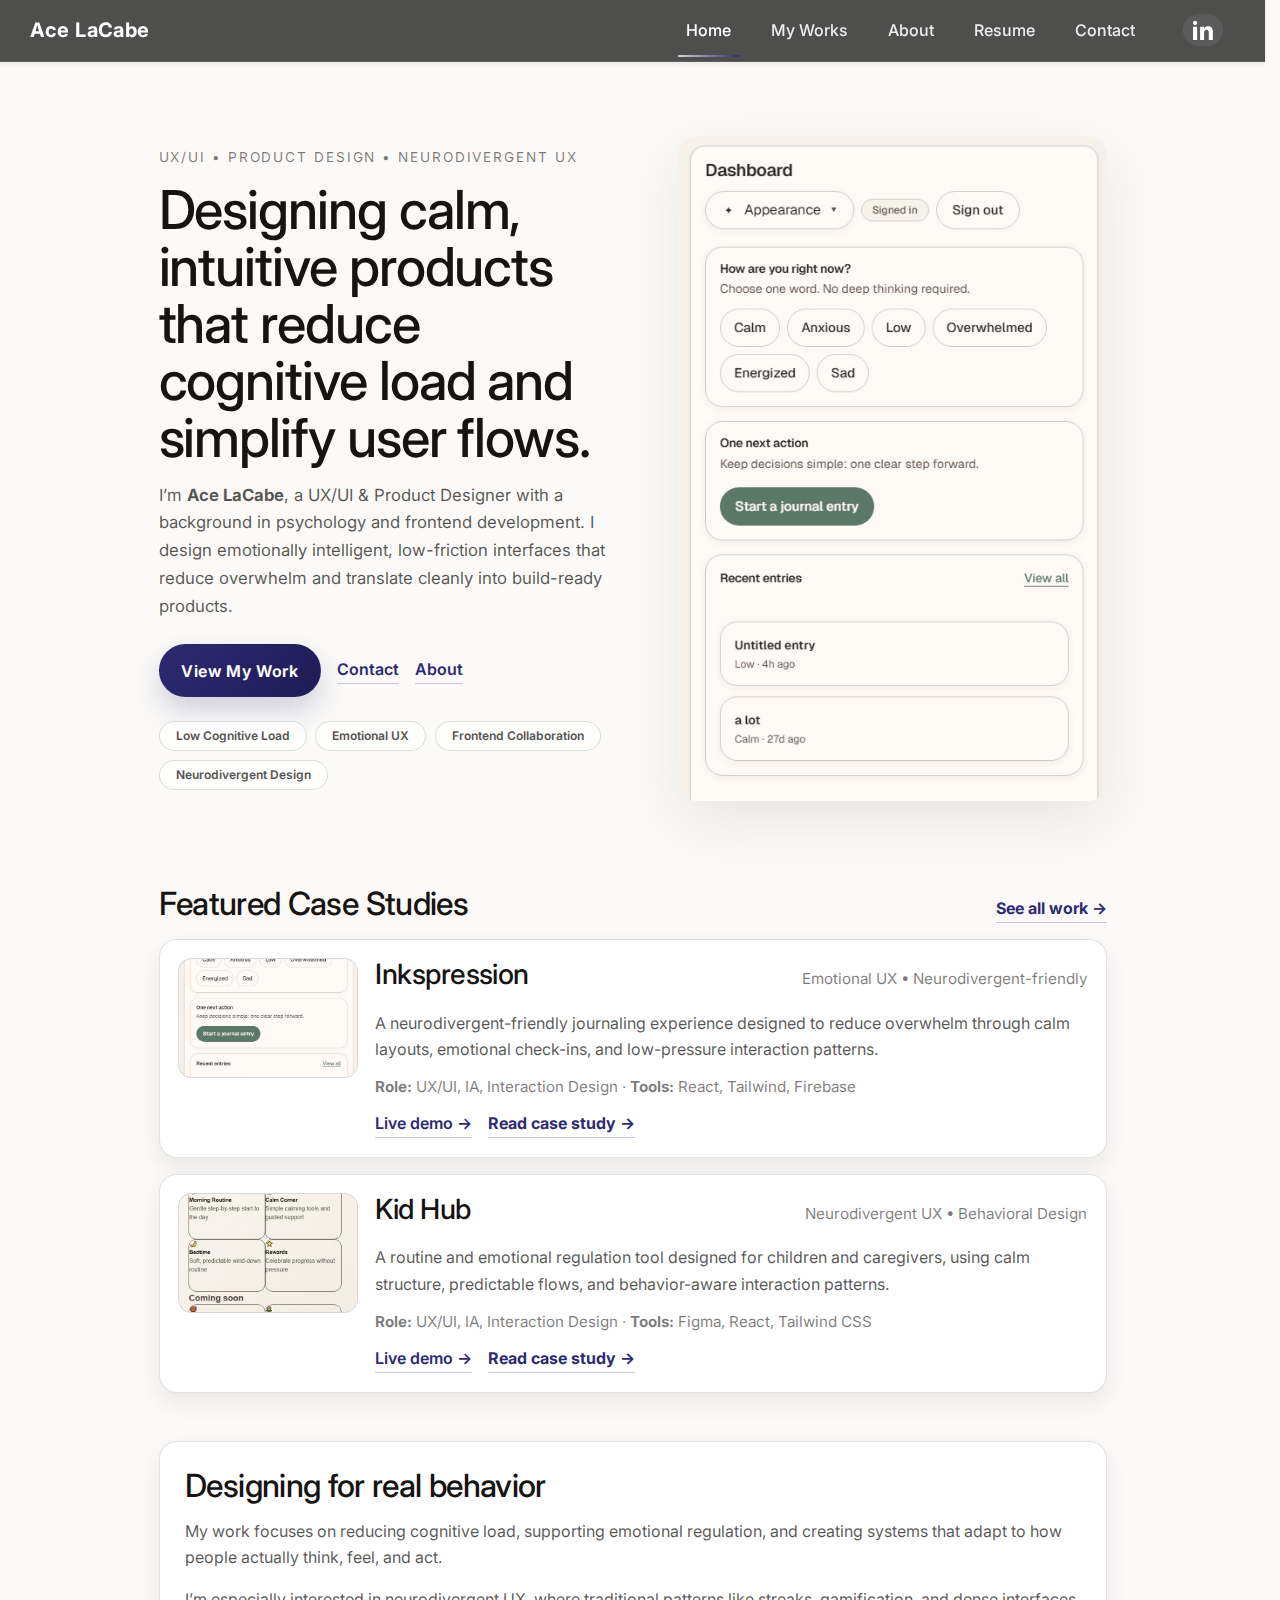
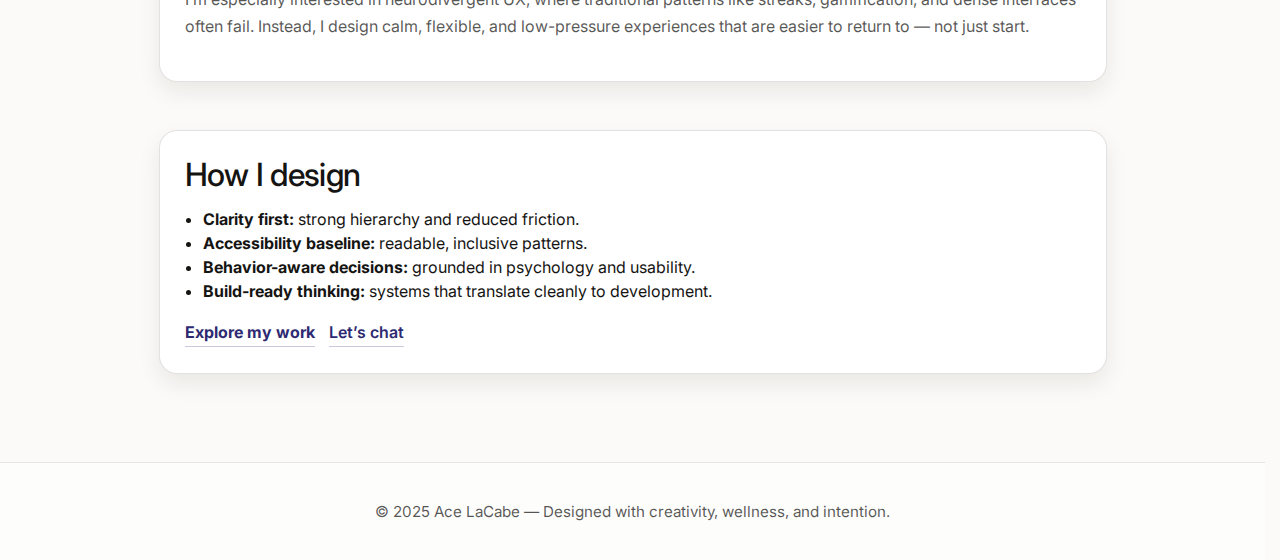
<file: index.html>
<!-- index.html -->
<!DOCTYPE html>
<html lang="en">
<head>
  <meta charset="UTF-8" />
  <meta name="viewport" content="width=device-width, initial-scale=1.0" />

  <title>Ace LaCabe | UX/UI & Product Designer</title>

  <meta
    name="description"
    content="Ace LaCabe is a UX/UI and Product Designer focused on emotionally intelligent, neurodivergent-friendly digital experiences that reduce overwhelm and support real human behavior."
  />

  <meta
    name="keywords"
    content="UX Designer, UI Designer, Product Designer, Neurodivergent UX, Emotional UX, Accessibility, Portfolio, Ace LaCabe"
  />

  <!-- Bootstrap -->
  <link
    href="https://cdn.jsdelivr.net/npm/bootstrap@5.3.2/dist/css/bootstrap.min.css"
    rel="stylesheet"
    crossorigin="anonymous"
  />

  <!-- Site CSS -->
  <link rel="stylesheet" href="css/style.css" />
</head>

<body>
  <!-- NAVBAR -->
  <div id="navbar-placeholder"></div>

  <!-- HERO -->
 <!-- HERO -->
<header class="hero" role="banner">
  <div class="container-narrow hero-grid">
    
    <!-- LEFT: TEXT -->
    <div>
      <p class="hero-eyebrow">UX/UI • Product Design • Neurodivergent UX</p>

      <h1 class="hero-title">
        Designing calm, intuitive products that reduce cognitive load and simplify user flows.
      </h1>

      <p class="hero-subtitle">
        I’m <strong>Ace LaCabe</strong>, a UX/UI &amp; Product Designer with a background in psychology and frontend development.
        I design emotionally intelligent, low-friction interfaces that reduce overwhelm and translate cleanly into build-ready products.
      </p>

      <div class="hero-actions">
        <a class="hero-cta" href="content.html">View My Work</a>
        <a class="text-link" href="contact.html">Contact</a>
        <a class="text-link" href="about.html">About</a>
      </div>

      <div class="hero-chips mt-4" aria-label="Core skills">
        <span class="badge rounded-pill text-bg-light px-3 py-2">Low Cognitive Load</span>
        <span class="badge rounded-pill text-bg-light px-3 py-2">Emotional UX</span>
        <span class="badge rounded-pill text-bg-light px-3 py-2">Frontend Collaboration</span>
        <span class="badge rounded-pill text-bg-light px-3 py-2">Neurodivergent Design</span>
      </div>
    </div>

    <!-- RIGHT: IMAGE -->
    <div class="hero-image-wrapper">
      <img
        src="images/inkspression/dash.jpg"
        alt="Inkspression dashboard showing a simplified journaling interface with emotional check-in and a clear next action"
        class="hero-image"
      />
    </div>

  </div>
</header>

  <!-- FEATURED WORK -->
  <section class="container-narrow py-5" aria-label="Featured work">
    <div class="section-header">
      <h2 class="section-title">Featured Case Studies</h2>
      <a href="content.html" class="section-link">See all work →</a>
    </div>

    <div class="featured-list">
      <!-- Inkspression -->
      <article class="featured-item">
        <div class="featured-thumb">
          <img
            src="images/inkspression/dash.jpg"
            alt="Inkspression dashboard preview"
            loading="lazy"
          />
        </div>

        <div>
          <div class="featured-meta">
            <h3>Inkspression</h3>
            <span class="featured-tagline">Emotional UX • Neurodivergent-friendly</span>
          </div>

          <p class="featured-desc">
            A neurodivergent-friendly journaling experience designed to reduce overwhelm through calm layouts,
            emotional check-ins, and low-pressure interaction patterns.
          </p>

          <p class="featured-role">
            <strong>Role:</strong> UX/UI, IA, Interaction Design ·
            <strong>Tools:</strong> React, Tailwind, Firebase
          </p>

          <div class="d-flex flex-wrap gap-3 mt-2">
            <a
              href="https://inkspresson.vercel.app/app"
              target="_blank"
              rel="noopener noreferrer"
              class="text-link"
            >
              Live demo →
            </a>
            <a href="content.html" class="text-link text-link--bold">
              Read case study →
            </a>
          </div>
        </div>
      </article>

      <!-- Kids Hub -->
      <article class="featured-item">
        <div class="featured-thumb">
          <img
            src="images/kidshub/home.jpg"
            alt="Kids Hub routine and emotional regulation interface preview"
            loading="lazy"
          />
        </div>

        <div>
          <div class="featured-meta">
            <h3>Kid Hub</h3>
            <span class="featured-tagline">Neurodivergent UX • Behavioral Design</span>
          </div>

          <p class="featured-desc">
            A routine and emotional regulation tool designed for children and caregivers,
            using calm structure, predictable flows, and behavior-aware interaction patterns.
          </p>

          <p class="featured-role">
            <strong>Role:</strong> UX/UI, IA, Interaction Design ·
            <strong>Tools:</strong> Figma, React, Tailwind CSS
          </p>

          <div class="d-flex flex-wrap gap-3 mt-2">
            <a
              href="https://kidhub.vercel.app/"
              target="_blank"
              rel="noopener noreferrer"
              class="text-link"
            >
              Live demo →
            </a>
            <a href="content.html" class="text-link text-link--bold">
              Read case study →
            </a>
          </div>
        </div>
      </article>
    </div>
  </section>

  <!-- DESIGN PHILOSOPHY -->
  <section class="container-narrow pb-5" aria-label="Design philosophy">
    <div class="homepage-strategy">
      <h2>Designing for real behavior</h2>

      <p>
        My work focuses on reducing cognitive load, supporting emotional regulation,
        and creating systems that adapt to how people actually think, feel, and act.
      </p>

      <p>
        I’m especially interested in neurodivergent UX, where traditional patterns like streaks,
        gamification, and dense interfaces often fail. Instead, I design calm, flexible,
        and low-pressure experiences that are easier to return to — not just start.
      </p>
    </div>
  </section>

  <!-- HOW I DESIGN -->
  <section class="container-narrow pb-5" aria-label="How I work">
    <div class="homepage-strategy">
      <h2>How I design</h2>

      <ul>
        <li><strong>Clarity first:</strong> strong hierarchy and reduced friction.</li>
        <li><strong>Accessibility baseline:</strong> readable, inclusive patterns.</li>
        <li><strong>Behavior-aware decisions:</strong> grounded in psychology and usability.</li>
        <li><strong>Build-ready thinking:</strong> systems that translate cleanly to development.</li>
      </ul>

      <div class="homepage-actions">
        <a class="text-link text-link--bold" href="content.html">Explore my work</a>
        <a class="text-link" href="contact.html">Let’s chat</a>
      </div>
    </div>
  </section>

  <!-- FOOTER -->
  <div id="footer-placeholder"></div>

  <!-- SCRIPTS -->
  <script src="https://cdn.jsdelivr.net/npm/bootstrap@5.3.2/dist/js/bootstrap.bundle.min.js"></script>
  <script src="script.js"></script>
</body>
</html>
</file>
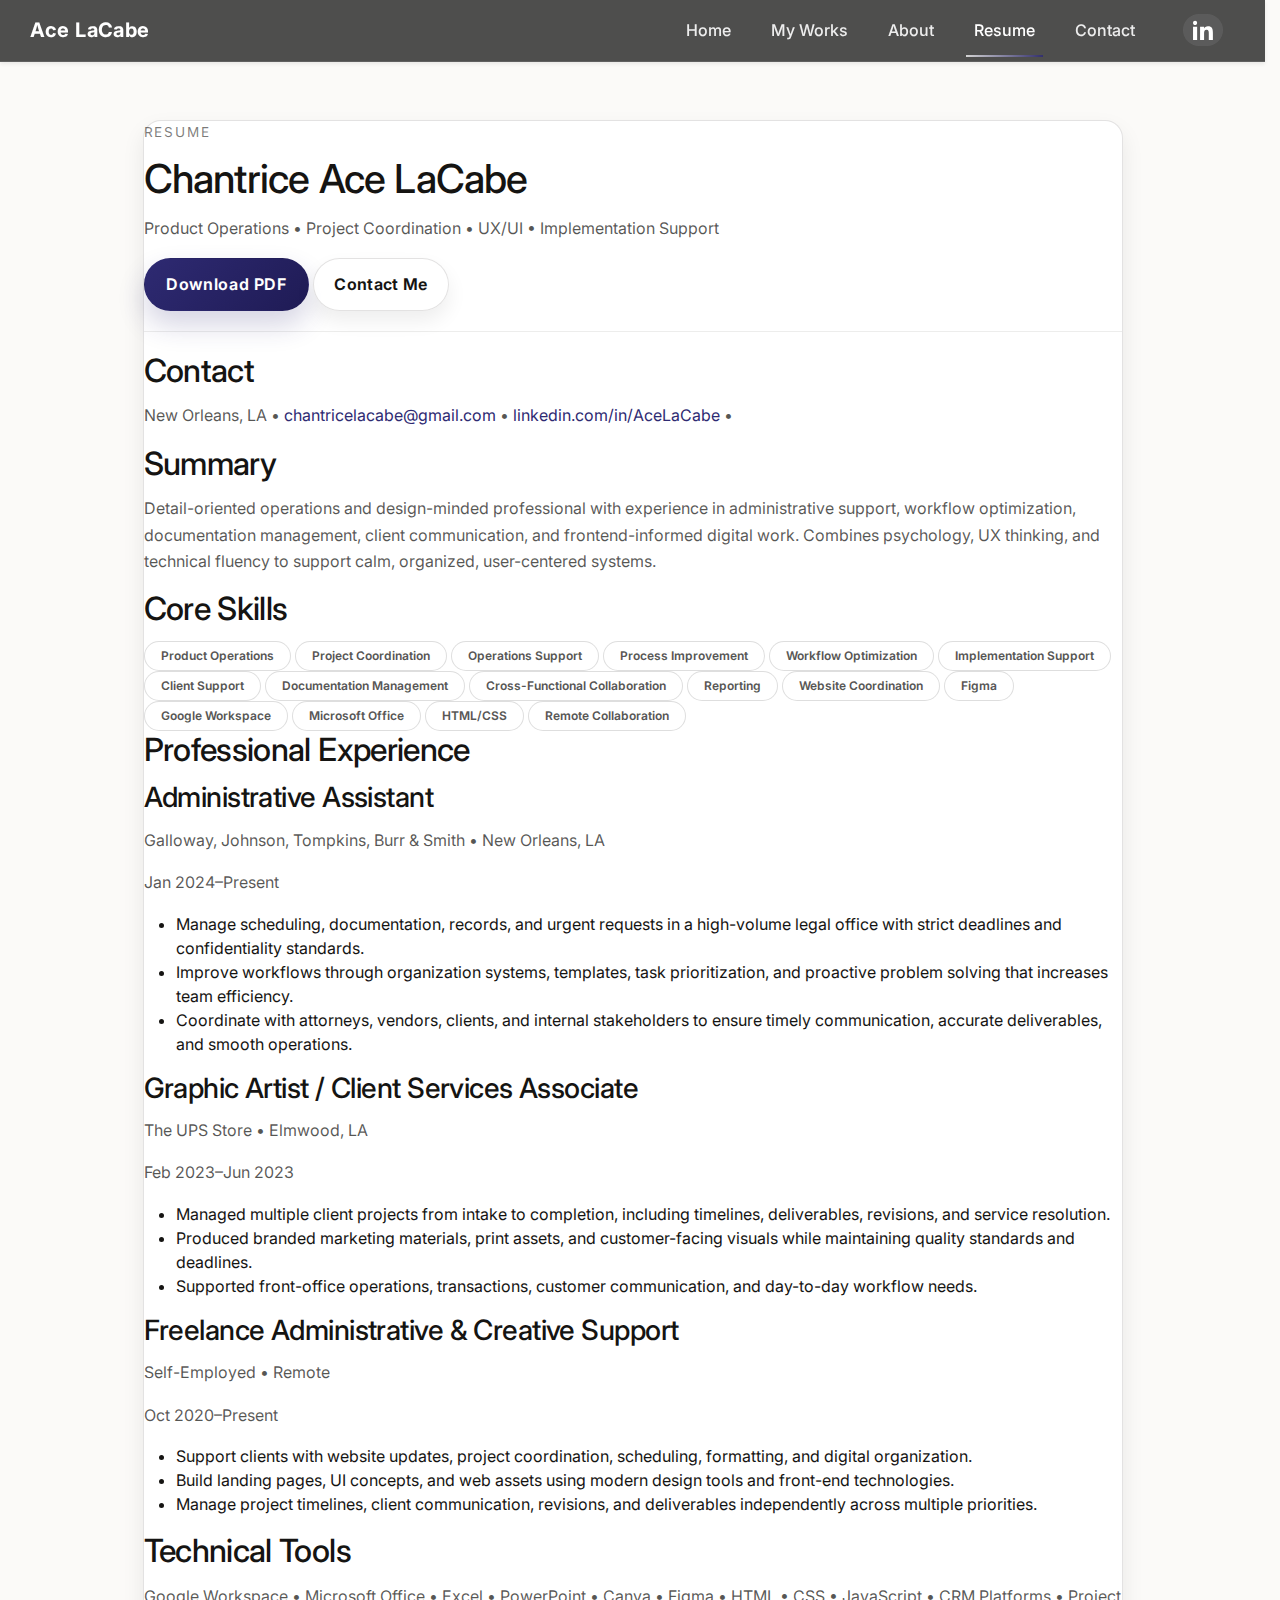
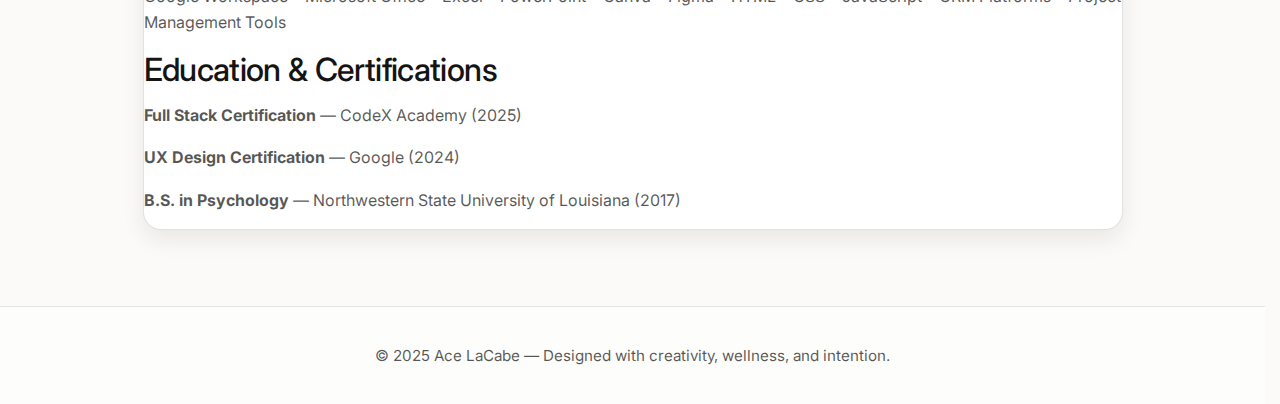
<file: resume.html>
<!DOCTYPE html>
<html lang="en">
<head>
  <meta charset="UTF-8" />
  <meta name="viewport" content="width=device-width, initial-scale=1.0" />

  <title>Resume | Chantrice Ace LaCabe</title>

  <meta
    name="description"
    content="Resume of Chantrice Ace LaCabe, a UX/UI and product designer with experience in administrative support, operations coordination, implementation support, and frontend collaboration."
  />

  <link
    href="https://cdn.jsdelivr.net/npm/bootstrap@5.3.2/dist/css/bootstrap.min.css"
    rel="stylesheet"
    crossorigin="anonymous"
  />

  <link rel="stylesheet" href="css/style.css" />
</head>
<body>
  <div id="navbar-placeholder"></div>

  <main class="resume-page">
    <section class="container-narrow section-tight">
      <div class="resume-shell card-surface">
        <div class="resume-topbar">
          <div>
            <p class="hero-eyebrow">Resume</p>
            <h1 class="resume-name">Chantrice Ace LaCabe</h1>
            <p class="resume-subhead">
              Product Operations • Project Coordination • UX/UI • Implementation Support
            </p>
          </div>

          <div class="resume-topbar-actions">
            <a class="hero-cta" href="assets/Chantrice_Ace_LaCabe_Resume.pdf" target="_blank" rel="noopener noreferrer">
              Download PDF
            </a>
            <a class="secondary-cta" href="contact.html">
              Contact Me
            </a>
          </div>
        </div>

        <div class="divider"></div>

        <section class="resume-section">
          <h2 class="resume-section-title">Contact</h2>
          <p class="resume-contact">
            New Orleans, LA •
            <a href="mailto:chantricelacabe@gmail.com">chantricelacabe@gmail.com</a> •
            <a href="https://linkedin.com/in/AceLaCabe" target="_blank" rel="noopener noreferrer">linkedin.com/in/AceLaCabe</a> •
          </p>
        </section>

        <section class="resume-section">
          <h2 class="resume-section-title">Summary</h2>
          <p>
            Detail-oriented operations and design-minded professional with experience in administrative support,
            workflow optimization, documentation management, client communication, and frontend-informed digital work.
            Combines psychology, UX thinking, and technical fluency to support calm, organized, user-centered systems.
          </p>
        </section>

        <section class="resume-section">
          <h2 class="resume-section-title">Core Skills</h2>
          <div class="resume-chip-list">
            <span class="badge rounded-pill text-bg-light px-3 py-2">Product Operations</span>
            <span class="badge rounded-pill text-bg-light px-3 py-2">Project Coordination</span>
            <span class="badge rounded-pill text-bg-light px-3 py-2">Operations Support</span>
            <span class="badge rounded-pill text-bg-light px-3 py-2">Process Improvement</span>
            <span class="badge rounded-pill text-bg-light px-3 py-2">Workflow Optimization</span>
            <span class="badge rounded-pill text-bg-light px-3 py-2">Implementation Support</span>
            <span class="badge rounded-pill text-bg-light px-3 py-2">Client Support</span>
            <span class="badge rounded-pill text-bg-light px-3 py-2">Documentation Management</span>
            <span class="badge rounded-pill text-bg-light px-3 py-2">Cross-Functional Collaboration</span>
            <span class="badge rounded-pill text-bg-light px-3 py-2">Reporting</span>
            <span class="badge rounded-pill text-bg-light px-3 py-2">Website Coordination</span>
            <span class="badge rounded-pill text-bg-light px-3 py-2">Figma</span>
            <span class="badge rounded-pill text-bg-light px-3 py-2">Google Workspace</span>
            <span class="badge rounded-pill text-bg-light px-3 py-2">Microsoft Office</span>
            <span class="badge rounded-pill text-bg-light px-3 py-2">HTML/CSS</span>
            <span class="badge rounded-pill text-bg-light px-3 py-2">Remote Collaboration</span>
          </div>
        </section>

        <section class="resume-section">
          <h2 class="resume-section-title">Professional Experience</h2>

          <article class="resume-item">
            <div class="resume-item-head">
              <div>
                <h3>Administrative Assistant</h3>
                <p class="resume-meta">Galloway, Johnson, Tompkins, Burr & Smith • New Orleans, LA</p>
              </div>
              <p class="resume-date">Jan 2024–Present</p>
            </div>

            <ul class="resume-list">
              <li>Manage scheduling, documentation, records, and urgent requests in a high-volume legal office with strict deadlines and confidentiality standards.</li>
              <li>Improve workflows through organization systems, templates, task prioritization, and proactive problem solving that increases team efficiency.</li>
              <li>Coordinate with attorneys, vendors, clients, and internal stakeholders to ensure timely communication, accurate deliverables, and smooth operations.</li>
            </ul>
          </article>

          <article class="resume-item">
            <div class="resume-item-head">
              <div>
                <h3>Graphic Artist / Client Services Associate</h3>
                <p class="resume-meta">The UPS Store • Elmwood, LA</p>
              </div>
              <p class="resume-date">Feb 2023–Jun 2023</p>
            </div>

            <ul class="resume-list">
              <li>Managed multiple client projects from intake to completion, including timelines, deliverables, revisions, and service resolution.</li>
              <li>Produced branded marketing materials, print assets, and customer-facing visuals while maintaining quality standards and deadlines.</li>
              <li>Supported front-office operations, transactions, customer communication, and day-to-day workflow needs.</li>
            </ul>
          </article>

          <article class="resume-item">
            <div class="resume-item-head">
              <div>
                <h3>Freelance Administrative &amp; Creative Support</h3>
                <p class="resume-meta">Self-Employed • Remote</p>
              </div>
              <p class="resume-date">Oct 2020–Present</p>
            </div>

            <ul class="resume-list">
              <li>Support clients with website updates, project coordination, scheduling, formatting, and digital organization.</li>
              <li>Build landing pages, UI concepts, and web assets using modern design tools and front-end technologies.</li>
              <li>Manage project timelines, client communication, revisions, and deliverables independently across multiple priorities.</li>
            </ul>
          </article>
        </section>

        <section class="resume-grid-2">
          <div class="resume-section">
            <h2 class="resume-section-title">Technical Tools</h2>
            <p>
              Google Workspace • Microsoft Office • Excel • PowerPoint • Canva • Figma • HTML • CSS • JavaScript • CRM Platforms • Project Management Tools
            </p>
          </div>

          <div class="resume-section">
            <h2 class="resume-section-title">Education &amp; Certifications</h2>
            <p><strong>Full Stack Certification</strong> — CodeX Academy (2025)</p>
            <p><strong>UX Design Certification</strong> — Google (2024)</p>
            <p><strong>B.S. in Psychology</strong> — Northwestern State University of Louisiana (2017)</p>
          </div>
        </section>
      </div>
    </section>
  </main>

  <div id="footer-placeholder"></div>

  <script src="https://cdn.jsdelivr.net/npm/bootstrap@5.3.2/dist/js/bootstrap.bundle.min.js"></script>
  <script src="script.js"></script>
</body>
</html>
</file>
<file: css/style.css>
/* ==========================================================
   GLOBAL STYLES
========================================================== */

/* Fonts */
@import url("https://fonts.googleapis.com/css2?family=Inter:wght@300;400;500;600;700&family=Caveat:wght@500;600&display=swap");

:root {
  /* Typography */
  --font-body: "Inter", sans-serif;
  --font-display: "Inter", sans-serif;
  --font-script: "Caveat", cursive;

  /* Palette */
  --bg: #fbfaf8;                 /* soft off-white */
  --surface: #ffffff;            /* true white */
  --surface-2: #f6f3ee;          /* warm subtle surface */
  --ink: #151412;                /* crisp near-black */
  --ink-2: rgba(21, 20, 18, 0.72);
  --ink-3: rgba(21, 20, 18, 0.56);

  /* Aliases used in markup/older sections */
  --text-muted: rgba(21, 20, 18, 0.56);
  --ink-soft: rgba(21, 20, 18, 0.72);

  /* Accent */
  --accent: #2e2a72;             /* indigo */
  --accent-2: #1f1b55;           /* deeper indigo */
  --accent-dark: #1f1b55;

  /* Borders + shadows */
  --border: rgba(21, 20, 18, 0.12);
  --border-2: rgba(21, 20, 18, 0.18);
  --shadow-soft: 0 10px 22px rgba(21, 20, 18, 0.08);
  --shadow-med: 0 18px 42px rgba(21, 20, 18, 0.12);

  /* Radius */
  --radius-lg: 18px;
  --radius-md: 14px;
  --radius-sm: 10px;

  /* Focus */
  --focus-ring: 3px solid rgba(46, 42, 114, 0.40);
}

/* ==========================================================
   RESET + BASE
========================================================== */
*,
*::before,
*::after {
  box-sizing: border-box;
}

html {
  scrollbar-gutter: stable;
}

body {
  margin: 0;
  font-family: var(--font-body);
  color: var(--ink);
  background: var(--bg);
  overflow-x: hidden;
  padding-top: 84px;
  -webkit-font-smoothing: antialiased;
  -moz-osx-font-smoothing: grayscale;
}

img {
  max-width: 100%;
  display: block;
}

a {
  color: var(--accent);
  text-decoration: none;
}

a:hover {
  color: var(--accent-2);
}

:focus-visible {
  outline: var(--focus-ring);
  outline-offset: 3px;
}

/* ==========================================================
   TYPOGRAPHY
========================================================== */
h1, h2, h3, h4 {
  font-family: var(--font-display);
  letter-spacing: -0.02em;
  color: var(--ink);
  margin: 0 0 0.75rem 0;
}

p {
  color: var(--ink-2);
  line-height: 1.65;
  margin: 0 0 1rem 0;
}

.small-muted {
  color: var(--ink-3);
  font-size: 0.95rem;
}

.signature {
  font-family: var(--font-script);
  color: var(--accent);
  letter-spacing: 0.01em;
}

/* ==========================================================
   UTILITIES
========================================================== */
.container-narrow {
  max-width: 980px;
  margin: 0 auto;
  padding: 0 1rem;
}

.section {
  padding: 3rem 0;
}

.section-tight {
  padding: 2.25rem 0;
}

.card-surface {
  background: var(--surface);
  border: 1px solid var(--border);
  border-radius: var(--radius-lg);
  box-shadow: var(--shadow-soft);
}

.divider {
  height: 1px;
  background: rgba(21, 20, 18, 0.08);
  margin: 1.25rem 0;
}

/* Fade-in helper (JS toggles .visible) */
.fade-section {
  opacity: 0;
  transform: translateY(26px);
  transition: opacity 0.7s ease, transform 0.7s ease;
}
.fade-section.visible {
  opacity: 1;
  transform: translateY(0);
}

/* ==========================================================
   NAVBAR (ink glass)
========================================================== */
.nav-icon {
  display: block;
  fill: currentColor;
}

.navbar-custom {
  position: fixed;
  top: 0; left: 0;
  width: 100%;
  z-index: 9999;

  background: rgba(18, 18, 18, 0.74);
  backdrop-filter: blur(14px);
  -webkit-backdrop-filter: blur(14px);

  border-bottom: 1px solid rgba(255, 255, 255, 0.10);
  padding: 0.65rem 1.1rem;
}

.navbar-custom .navbar-brand {
  color: #fff;
  font-weight: 700;
  letter-spacing: 0.02em;
}

.navbar-custom .nav-link {
  color: rgba(255, 255, 255, 0.90);
  margin: 0 12px;
  position: relative;
  font-weight: 500;
}

.navbar-custom .nav-link::after {
  content: "";
  position: absolute;
  left: 0;
  bottom: -7px;
  width: 0%;
  height: 2px;
  background: linear-gradient(
    90deg,
    rgba(255,255,255,0.75),
    rgba(46,42,114,0.85)
  );
  transition: 0.28s ease;
}

.navbar-custom .nav-link:hover::after,
.navbar-custom .nav-link.active::after {
  width: 100%;
}

.navbar-custom .nav-link.active {
  color: #fff;
}

/* LinkedIn icon */
.navbar-custom .nav-link.linkedin-link {
  color: #fff;
  padding: 6px 10px;
  border-radius: 999px;
  display: flex;
  align-items: center;
  justify-content: center;
  background: rgba(255, 255, 255, 0.08);
  transition: transform 0.22s ease, background 0.22s ease;
}

.navbar-custom .nav-link.linkedin-link:hover {
  background: rgba(255, 255, 255, 0.16);
  transform: translateY(-1px);
}

/* ==========================================================
   HERO — Studio Editorial
========================================================== */
.hero {
  padding: 3.25rem 0 2.25rem;
}

.hero-eyebrow {
  text-transform: uppercase;
  letter-spacing: 0.14em;
  font-size: 0.85rem;
  color: var(--text-muted);
  margin: 0 0 0.75rem;
}

.hero-title {
  font-size: clamp(2.25rem, 4.2vw, 3.4rem);
  line-height: 1.06;
  margin-bottom: 1rem;
  text-align: left;
}

.hero-subtitle {
  font-size: 1.05rem;
  max-width: 56rem;
  color: var(--ink-2);
  text-align: left;
}

/* hero actions  */
.hero-actions {
  display: flex;
  gap: 1rem;
  flex-wrap: wrap;
  align-items: center;
  margin-top: 1.5rem;
}

.hero-grid {
  display: grid;
  grid-template-columns: 1.1fr 1fr;
  gap: 48px;
  align-items: center;
}

.hero-image-wrapper {
  display: flex;
  justify-content: center;
}

.hero-image {
  width: 100%;
  max-width: 520px;
  border-radius: 20px;
  box-shadow: 0 20px 60px rgba(0, 0, 0, 0.08);
}

/* Mobile */
@media (max-width: 768px) {
  .hero-grid {
    grid-template-columns: 1fr;
  }

  .hero-image {
    margin-top: 24px;
  }
}
/* ==========================================================
   BUTTONS
========================================================== */
.hero-cta,
.secondary-cta {
  display: inline-flex;
  align-items: center;
  justify-content: center;
  border-radius: 999px;
  white-space: nowrap;
  font-weight: 650;
  letter-spacing: 0.04em;
  border: 1px solid transparent;
  transition: transform 0.22s ease, box-shadow 0.22s ease, filter 0.22s ease;
}

/* Primary CTA */
.hero-cta {
  padding: 0.85rem 1.35rem;
  background: linear-gradient(135deg, var(--accent), var(--accent-2));
  color: #fff !important;
  box-shadow: 0 14px 28px rgba(46, 42, 114, 0.20);
}

.hero-cta:visited,
.hero-cta:hover,
.hero-cta:focus-visible,
.hero-cta:active {
  color: #fff !important;
  text-decoration: none;
}

.hero-cta:hover,
.hero-cta:focus-visible {
  transform: translateY(-1px);
  box-shadow: 0 18px 38px rgba(46, 42, 114, 0.26);
  filter: brightness(1.05);
}

/* Secondary pill  */
.secondary-cta {
  padding: 0.85rem 1.25rem;
  background: rgba(255, 255, 255, 0.86);
  color: var(--ink);
  border: 1px solid var(--border);
  box-shadow: 0 10px 20px rgba(21, 20, 18, 0.07);
  letter-spacing: 0.02em;
}

.secondary-cta:hover,
.secondary-cta:focus-visible {
  transform: translateY(-1px);
  box-shadow: 0 14px 28px rgba(21, 20, 18, 0.10);
  color: var(--ink);
  text-decoration: none;
}

/* ==========================================================
   TEXT LINKS
========================================================== */
.text-link {
  color: var(--accent);
  font-weight: 600;
  text-decoration: none;
  border-bottom: 1px solid rgba(46, 42, 114, 0.25);
  padding-bottom: 2px;
}

.text-link:hover,
.text-link:focus-visible {
  color: var(--accent-2);
  border-bottom-color: rgba(46, 42, 114, 0.55);
}

.text-link--bold {
  font-weight: 700;
}

/* ==========================================================
   CHIPS
========================================================== */
.hero-chips {
  margin-top: 1.25rem;
  display: flex;
  gap: 0.55rem;
  flex-wrap: wrap;
  justify-content: flex-start;
}

.badge.text-bg-light {
  background: rgba(255,255,255,0.72) !important;
  color: var(--ink-2) !important;
  border: 1px solid rgba(21, 20, 18, 0.14);
  font-weight: 650;
}

.badge.text-bg-secondary {
  background: rgba(21,20,18,0.88) !important;
  color: rgba(255,255,255,0.92) !important;
  border: 1px solid rgba(255,255,255,0.16);
}

/* ==========================================================
   FEATURED WORK — Thumbs list
========================================================== */
.section-header {
  display: flex;
  justify-content: space-between;
  align-items: end;
  gap: 1rem;
  flex-wrap: wrap;
  margin-bottom: 1rem;
}

.section-title {
  margin: 0;
  text-align: left;
}

.section-link {
  font-weight: 700;
  color: var(--accent);
  border-bottom: 1px solid rgba(46, 42, 114, 0.25);
  padding-bottom: 2px;
}
.section-link:hover {
  color: var(--accent-2);
  border-bottom-color: rgba(46, 42, 114, 0.55);
}

.featured-list {
  display: grid;
  gap: 1rem;
}

.featured-item {
  display: grid;
  grid-template-columns: 180px 1fr;
  gap: 1.1rem;

  padding: 1.15rem;
  border-radius: var(--radius-lg);
  background: var(--surface);
  border: 1px solid var(--border);
  box-shadow: var(--shadow-soft);

  transition: transform 0.22s ease, box-shadow 0.22s ease;
}

.featured-item:hover {
  transform: translateY(-2px);
  box-shadow: var(--shadow-med);
}

.featured-thumb {
  width: 100%;
  height: 120px;
  border-radius: var(--radius-md);
  overflow: hidden;
  border: 1px solid rgba(21, 20, 18, 0.10);
  background: linear-gradient(
    135deg,
    rgba(46,42,114,0.10),
    rgba(21,20,18,0.06)
  );
}

.featured-thumb img {
  width: 100%;
  height: 100%;
  object-fit: cover;
}

.featured-meta {
  display: flex;
  justify-content: space-between;
  gap: 0.75rem;
  flex-wrap: wrap;
  align-items: baseline;
  margin-bottom: 0.35rem;
}

.featured-tagline {
  color: var(--ink-3);
  font-size: 0.95rem;
}

.featured-desc {
  margin: 0.25rem 0 0.75rem;
  color: var(--ink-2);
}

.featured-role {
  color: var(--ink-3);
  font-size: 0.95rem;
  margin: 0 0 0.75rem;
}

/* ==========================================================
   HOW I DESIGN (Homepage callout)
========================================================== */
.homepage-strategy {
  padding: 1.6rem;
  border-radius: var(--radius-lg);
  background: var(--surface);
  border: 1px solid var(--border);
  box-shadow: var(--shadow-soft);
}

.homepage-strategy ul {
  margin: 0;
  padding-left: 1.1rem;
}

.homepage-actions {
  margin-top: 1.1rem;
  display: flex;
  gap: 0.9rem;
  flex-wrap: wrap;
  align-items: center;
}

/* ==========================================================
   FOOTER
========================================================== */
footer {
  text-align: center;
  color: var(--ink-3);
  font-size: 0.95rem;
  padding: 2.25rem 1rem;
  margin-top: 2.5rem;
  background: rgba(255,255,255,0.55);
  border-top: 1px solid rgba(21, 20, 18, 0.10);
}

/* ==========================================================
   RESPONSIVE
========================================================== */
@media (max-width: 768px) {
  body { padding-top: 76px; }

  .hero {
    padding: 2.4rem 0 1.6rem;
  }

  .hero-title {
    line-height: 1.08;
  }

  .featured-item {
    grid-template-columns: 1fr;
  }

  .featured-thumb {
    height: 180px;
  }
}
</file>
